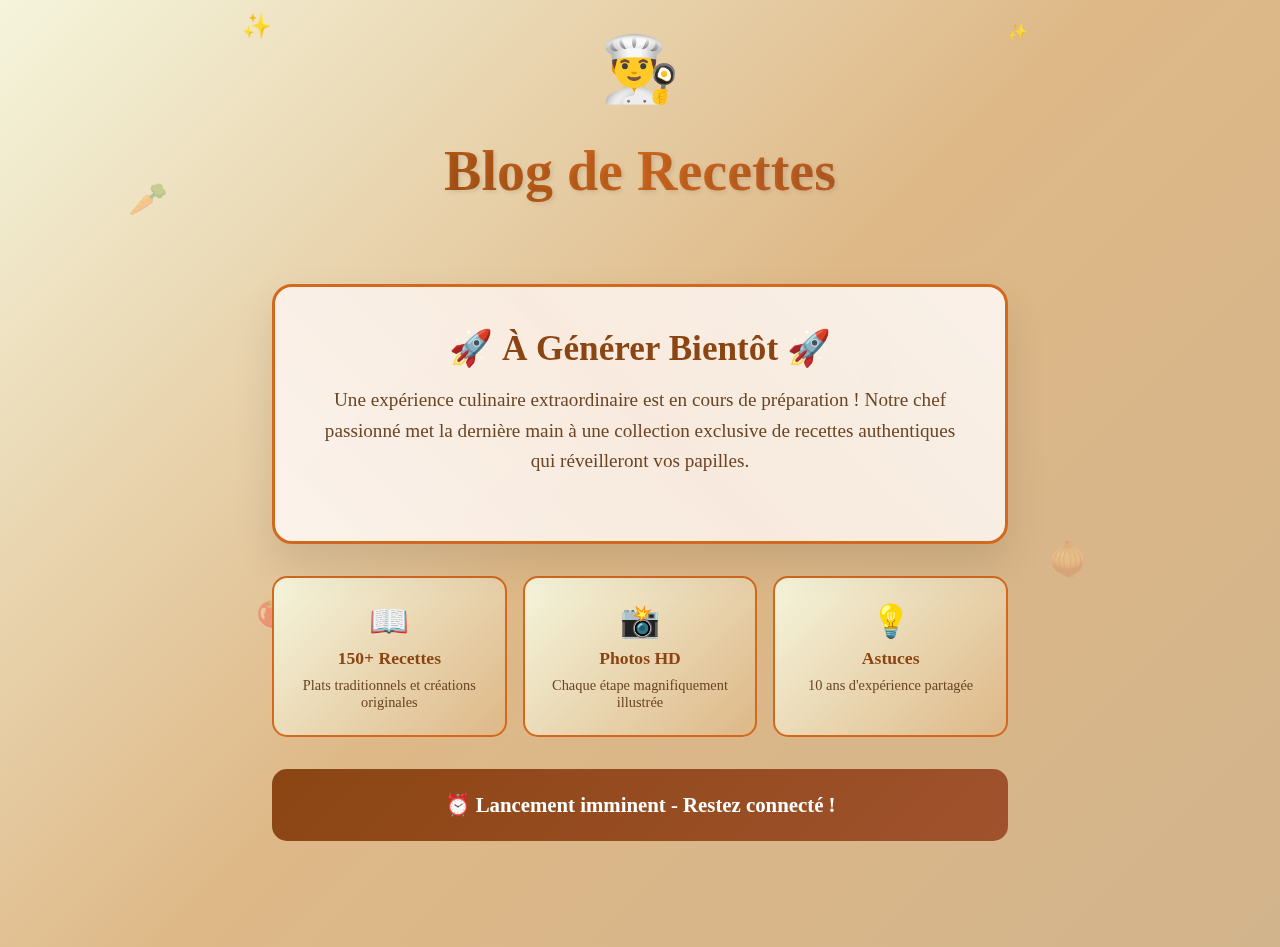
<file: blog-culinaire.html>
<!DOCTYPE html>
<html lang="fr">
<head>
    <meta charset="UTF-8">
    <meta name="viewport" content="width=device-width, initial-scale=1.0">
    <title>Blog de Recettes - À Générer Bientôt</title>
    <link rel="stylesheet" href="blog-culinaire.css">
    
</head>
<body>
    <div class="floating-ingredients ingredient-1">🥕</div>
    <div class="floating-ingredients ingredient-2">🧅</div>
    <div class="floating-ingredients ingredient-3">🍅</div>
    <div class="floating-ingredients ingredient-4">🌿</div>

    <div class="container">
        <div class="cooking-animation">👨‍🍳</div>
        
        <h1 class="main-title">Blog de Recettes</h1>
        <p class="subtitle">L'art culinaire à portée de main</p>
        
        <div class="coming-soon-box">
            <h2 class="coming-soon-text">🚀 À Générer Bientôt 🚀</h2>
            <p class="description">
                Une expérience culinaire extraordinaire est en cours de préparation ! 
                Notre chef passionné met la dernière main à une collection exclusive 
                de recettes authentiques qui réveilleront vos papilles.
            </p>
        </div>

        <div class="features-preview">
            <div class="feature-item">
                <div class="feature-icon">📖</div>
                <div class="feature-title">150+ Recettes</div>
                <div class="feature-desc">Plats traditionnels et créations originales</div>
            </div>
            <div class="feature-item">
                <div class="feature-icon">📸</div>
                <div class="feature-title">Photos HD</div>
                <div class="feature-desc">Chaque étape magnifiquement illustrée</div>
            </div>
            <div class="feature-item">
                <div class="feature-icon">💡</div>
                <div class="feature-title">Astuces</div>
                <div class="feature-desc">10 ans d'expérience partagée</div>
            </div>
        </div>

        <div class="countdown">
            ⏰ Lancement imminent - Restez connecté !
        </div>

        <p class="chef-signature">
            "La cuisine, c'est de l'amour rendu visible." <br>
            - Chef Peinda
        </p>
    </div>
</body>
</html>
</file>
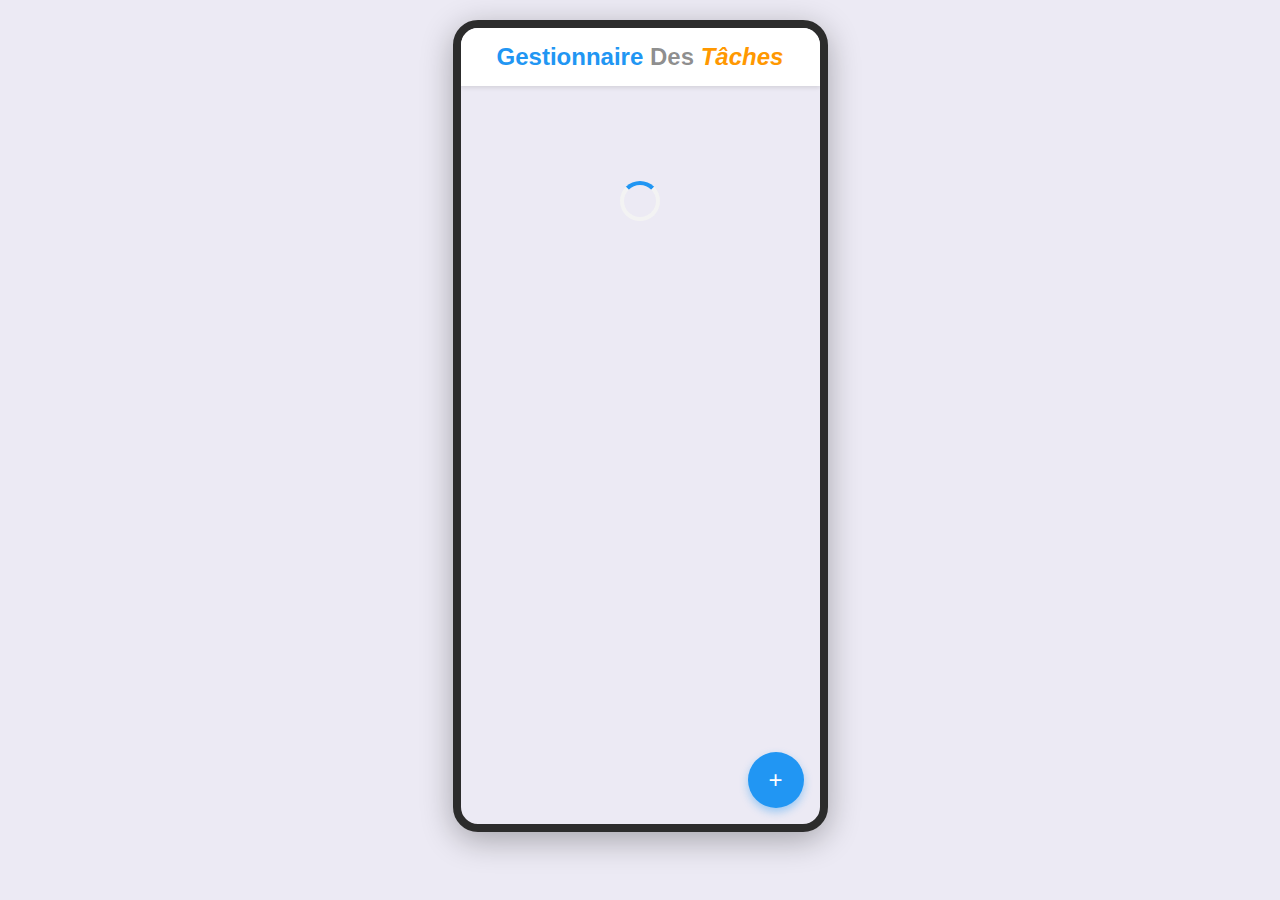
<file: flutter-taches-demo.html>
<!DOCTYPE html>
<html lang="fr">
<head>
    <meta charset="UTF-8">
    <meta name="viewport" content="width=device-width, initial-scale=1.0">
    <title>Gestionnaire Des Tâches - Démo Mobile</title>
    <link rel="stylesheet" href="flutter-taches-demo.css">
    
</head>
<body>
    <div class="phone-container">
        <div class="app-bar">
            <h1>
                <span class="title-gestionnaire">Gestionnaire</span>
                <span class="title-des"> Des </span>
                <span class="title-taches">Tâches</span>
            </h1>
        </div>

        <div class="container">
            <div id="loading" class="loading">
                <div class="spinner"></div>
            </div>

            <div id="tasks-container"></div>

            <div id="empty-state" class="empty-state" style="display: none;">
                <div class="empty-icon">📱</div>
                <h3>Aucune tâche pour le moment</h3>
                <p>Cliquez sur le bouton + pour ajouter votre première tâche</p>
            </div>
        </div>

        <button class="fab" onclick="openModal()">+</button>
    </div>

    <!-- Modal pour ajouter/éditer une tâche -->
    <div id="modal" class="modal">
        <div class="modal-content">
            <form id="task-form">
                <div class="form-group">
                    <input type="text" id="title" class="form-input" placeholder="Titre" required>
                </div>

                <div class="form-group">
                    <textarea id="description" class="form-input form-textarea" placeholder="Description" required></textarea>
                </div>

                <div class="date-row">
                    <button type="button" class="date-btn" id="start-date-btn">
                        Date de début:<br><span id="start-date-display"></span>
                    </button>
                    <button type="button" class="date-btn" id="end-date-btn">
                        Date de fin:<br><span id="end-date-display"></span>
                    </button>
                </div>

                <button type="submit" class="submit-btn" id="submit-btn">Ajouter Tâche</button>
            </form>
        </div>
    </div>

    <!-- Notification -->
    <div id="notification" class="notification"></div>

    <script>
        // Base de données simulée
        let tasks = [];
        let editingTaskId = null;
        let startDate = new Date();
        let endDate = new Date(Date.now() + 24 * 60 * 60 * 1000); // Demain

        // Fonction pour formater la date
        function formatDate(date) {
            return date.toLocaleDateString('fr-FR');
        }

        // Fonction pour calculer le statut
        function getStatus(startDate, endDate) {
            const now = new Date();
            const start = new Date(startDate);
            const end = new Date(endDate);

            if (now < start) {
                return 'Pas Débuté';
            } else if (now > end) {
                return 'Terminé';
            } else {
                return 'En cours';
            }
        }

        // Fonction pour obtenir la classe CSS du statut
        function getStatusClass(status) {
            switch (status) {
                case 'Pas Débuté': return 'status-pas-debute';
                case 'En cours': return 'status-en-cours';
                case 'Terminé': return 'status-termine';
                default: return '';
            }
        }

        // Simuler le chargement initial
        function loadTasks() {
            document.getElementById('loading').style.display = 'flex';
            
            // Ajouter quelques tâches d'exemple
            setTimeout(() => {
                tasks = [
                    {
                        id: 1,
                        title: "Développer l'interface Flutter",
                        description: "Créer une interface moderne et intuitive avec Material Design pour une expérience utilisateur optimale",
                        startDate: new Date(Date.now() - 2 * 24 * 60 * 60 * 1000), // Il y a 2 jours
                        endDate: new Date(Date.now() + 3 * 24 * 60 * 60 * 1000), // Dans 3 jours
                    },
                    {
                        id: 2,
                        title: "Intégrer SQLite Database",
                        description: "Configurer la base de données SQLite pour la persistance locale des tâches avec toutes les opérations CRUD",
                        startDate: new Date(Date.now() + 1 * 24 * 60 * 60 * 1000), // Demain
                        endDate: new Date(Date.now() + 7 * 24 * 60 * 60 * 1000), // Dans 7 jours
                    },
                    {
                        id: 3,
                        title: "Tests et Optimisation",
                        description: "Effectuer des tests complets, corriger les bugs et optimiser les performances de l'application",
                        startDate: new Date(Date.now() - 5 * 24 * 60 * 60 * 1000), // Il y a 5 jours
                        endDate: new Date(Date.now() - 1 * 24 * 60 * 60 * 1000), // Hier
                    }
                ];

                // Calculer le statut pour chaque tâche
                tasks.forEach(task => {
                    task.status = getStatus(task.startDate, task.endDate);
                });

                renderTasks();
                document.getElementById('loading').style.display = 'none';
            }, 1500);
        }

        // Fonction pour afficher les tâches
        function renderTasks() {
            const container = document.getElementById('tasks-container');
            const emptyState = document.getElementById('empty-state');

            if (tasks.length === 0) {
                container.innerHTML = '';
                emptyState.style.display = 'block';
                return;
            }

            emptyState.style.display = 'none';
            
            container.innerHTML = tasks.map(task => `
                <div class="task-card">
                    <div class="task-header">
                        <div class="task-title">${task.title}</div>
                        <div class="task-actions">
                            <button class="action-btn edit-icon" onclick="editTask(${task.id})" title="Modifier"></button>
                            <button class="action-btn delete-icon" onclick="deleteTask(${task.id})" title="Supprimer"></button>
                        </div>
                    </div>
                    <div class="task-description">${task.description}</div>
                    <div class="task-dates">
                        <div class="task-date">Date de début: ${formatDate(task.startDate)}</div>
                        <div class="date-separator"></div>
                        <div class="task-date">Date de fin: ${formatDate(task.endDate)}</div>
                        <div class="task-status ${getStatusClass(task.status)}">Statut: ${task.status}</div>
                    </div>
                </div>
            `).join('');
        }

        // Ouvrir le modal
        function openModal(taskId = null) {
            const modal = document.getElementById('modal');
            const submitBtn = document.getElementById('submit-btn');
            
            editingTaskId = taskId;

            if (taskId) {
                const task = tasks.find(t => t.id === taskId);
                submitBtn.textContent = 'Modifier Tâche';
                document.getElementById('title').value = task.title;
                document.getElementById('description').value = task.description;
                startDate = new Date(task.startDate);
                endDate = new Date(task.endDate);
            } else {
                submitBtn.textContent = 'Ajouter Tâche';
                document.getElementById('title').value = '';
                document.getElementById('description').value = '';
                startDate = new Date();
                endDate = new Date(Date.now() + 24 * 60 * 60 * 1000);
            }

            updateDateDisplays();
            modal.classList.add('show');
        }

        // Fermer le modal
        function closeModal() {
            const modal = document.getElementById('modal');
            modal.classList.remove('show');
            editingTaskId = null;
        }

        // Mettre à jour l'affichage des dates
        function updateDateDisplays() {
            document.getElementById('start-date-display').textContent = formatDate(startDate);
            document.getElementById('end-date-display').textContent = formatDate(endDate);
        }

        // Modifier une tâche
        function editTask(id) {
            openModal(id);
        }

        // Supprimer une tâche
        function deleteTask(id) {
            if (confirm('Êtes-vous sûr de vouloir supprimer cette tâche ?')) {
                tasks = tasks.filter(task => task.id !== id);
                renderTasks();
                showNotification('Tâche supprimée avec succès', 'error');
            }
        }

        // Afficher une notification
        function showNotification(message, type = 'success') {
            const notification = document.getElementById('notification');
            notification.textContent = message;
            notification.className = `notification ${type}`;
            notification.classList.add('show');

            setTimeout(() => {
                notification.classList.remove('show');
            }, 3000);
        }

        // Gestionnaire du formulaire
        document.getElementById('task-form').addEventListener('submit', function(e) {
            e.preventDefault();

            const title = document.getElementById('title').value.trim();
            const description = document.getElementById('description').value.trim();

            if (!title || !description) {
                showNotification('Les champs ne peuvent pas être vides', 'error');
                return;
            }

            const status = getStatus(startDate, endDate);

            if (editingTaskId) {
                // Modifier la tâche existante
                const taskIndex = tasks.findIndex(t => t.id === editingTaskId);
                tasks[taskIndex] = {
                    ...tasks[taskIndex],
                    title,
                    description,
                    startDate: new Date(startDate),
                    endDate: new Date(endDate),
                    status
                };
                showNotification('Tâche modifiée avec succès', 'warning');
            } else {
                // Ajouter une nouvelle tâche
                const newTask = {
                    id: Date.now(), // ID simple pour la démo
                    title,
                    description,
                    startDate: new Date(startDate),
                    endDate: new Date(endDate),
                    status
                };
                tasks.push(newTask);
                showNotification('Tâche ajoutée avec succès', 'success');
            }

            renderTasks();
            closeModal();
        });

        // Gestionnaires des boutons de date
        document.getElementById('start-date-btn').addEventListener('click', function() {
            const input = document.createElement('input');
            input.type = 'date';
            input.value = startDate.toISOString().split('T')[0];
            input.addEventListener('change', function() {
                startDate = new Date(this.value);
                updateDateDisplays();
            });
            input.click();
        });

        document.getElementById('end-date-btn').addEventListener('click', function() {
            const input = document.createElement('input');
            input.type = 'date';
            input.value = endDate.toISOString().split('T')[0];
            input.addEventListener('change', function() {
                endDate = new Date(this.value);
                updateDateDisplays();
            });
            input.click();
        });

        // Fermer le modal en cliquant à l'extérieur
        document.getElementById('modal').addEventListener('click', function(e) {
            if (e.target === this) {
                closeModal();
            }
        });

        // Initialiser l'application
        document.addEventListener('DOMContentLoaded', function() {
            loadTasks();
        });
    </script>
</body>
</html>
</file>
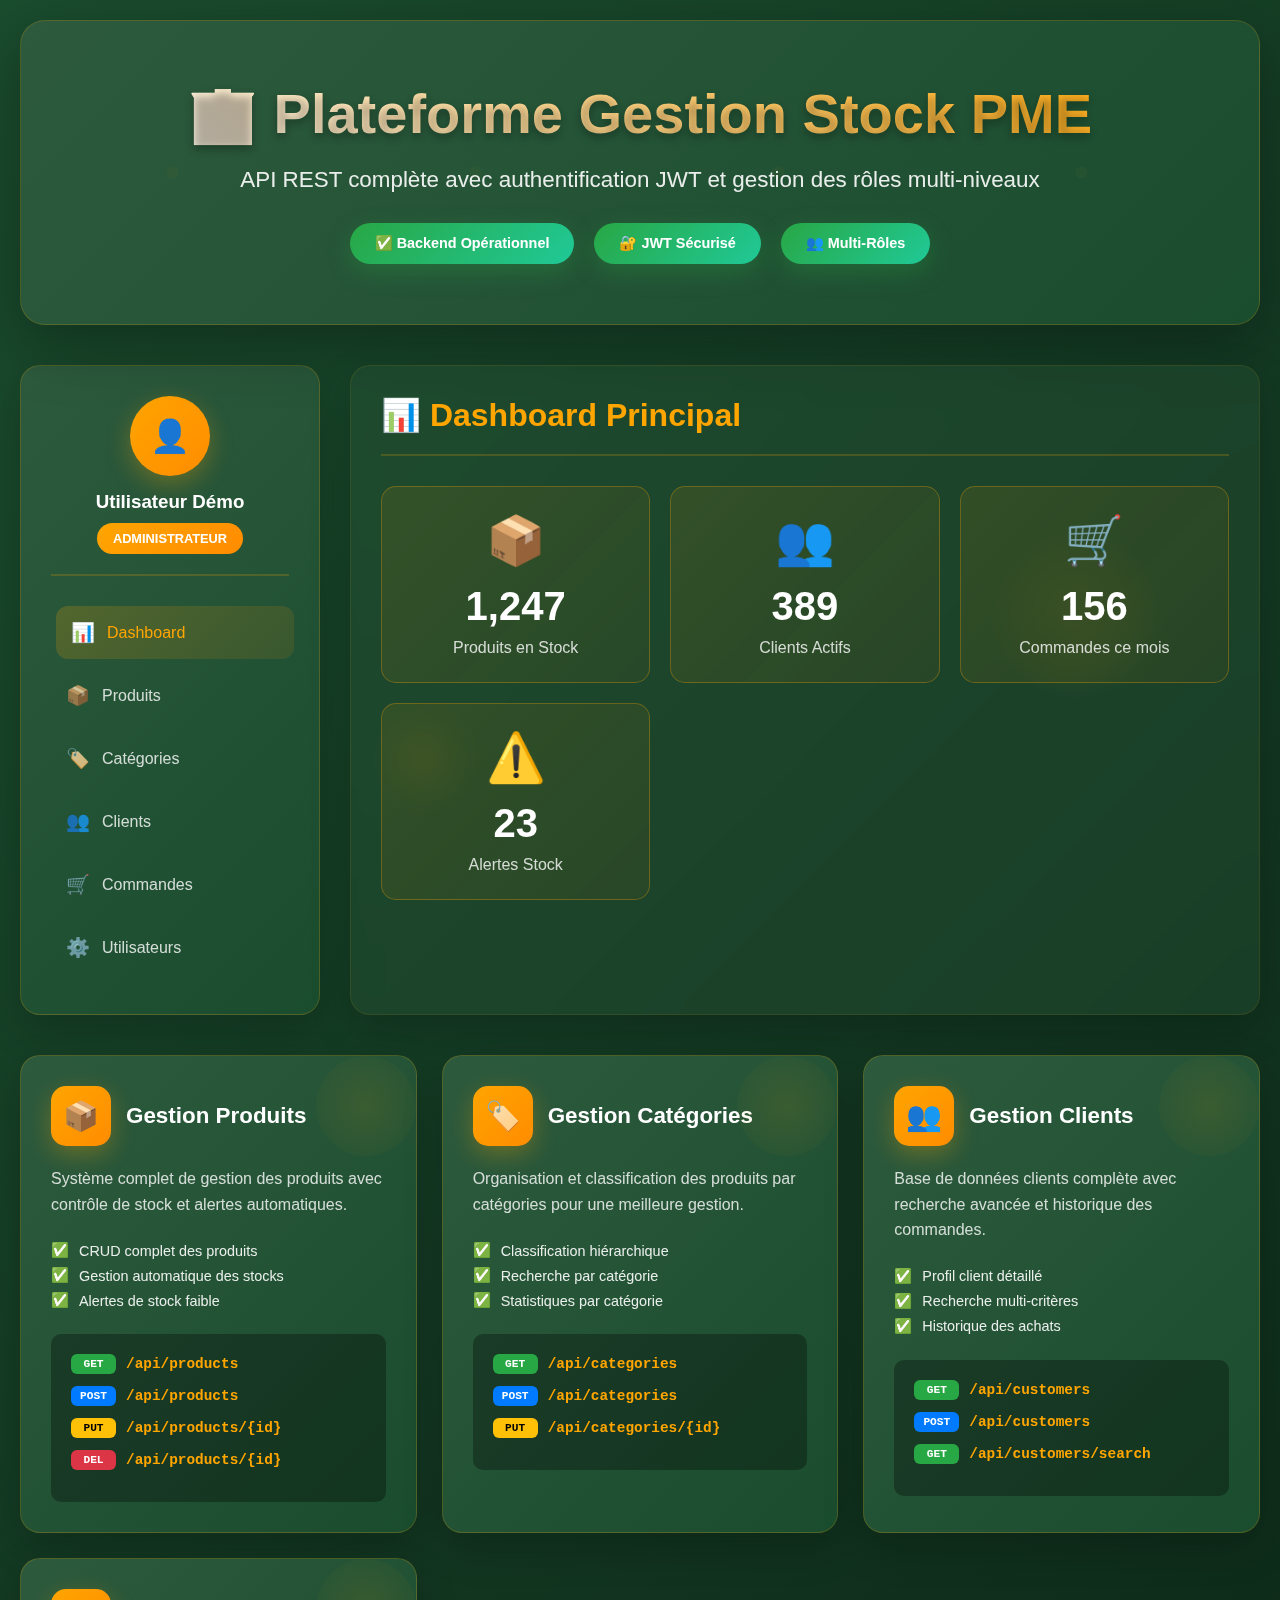
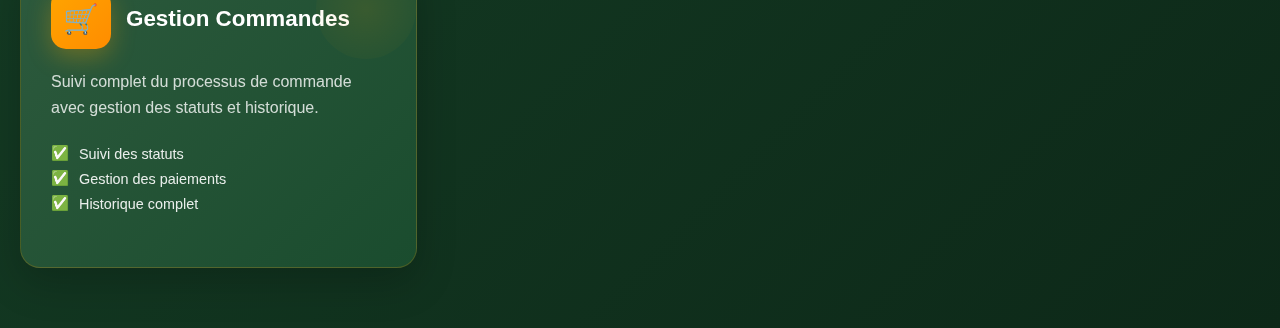
<file: stock-demo.html>
<!DOCTYPE html>
<html lang="fr">
<head>
    <meta charset="UTF-8">
    <meta name="viewport" content="width=device-width, initial-scale=1.0">
    <title>Démo Live - Plateforme Gestion Stock PME</title>
    <link rel="stylesheet" href="stock-demo.css">
</head>
<body>
    <div class="floating-elements">
        <div class="floating-element"></div>
        <div class="floating-element"></div>
        <div class="floating-element"></div>
    </div>

    <div class="container">
        <div class="hero">
            <div class="hero-content">
                <h1>🏢 Plateforme Gestion Stock PME</h1>
                <p>API REST complète avec authentification JWT et gestion des rôles multi-niveaux</p>
                <div class="status-badges">
                    <span class="status-badge">✅ Backend Opérationnel</span>
                    <span class="status-badge">🔐 JWT Sécurisé</span>
                    <span class="status-badge">👥 Multi-Rôles</span>
                </div>
            </div>
        </div>

        <div class="dashboard">
            <div class="sidebar">
                <div class="user-profile">
                    <div class="avatar">👤</div>
                    <h3>Utilisateur Démo</h3>
                    <span class="role-badge">ADMINISTRATEUR</span>
                </div>
                <ul class="nav-menu">
                    <li class="nav-item">
                        <a href="#dashboard" class="nav-link active">
                            <span class="nav-icon">📊</span>
                            Dashboard
                        </a>
                    </li>
                    <li class="nav-item">
                        <a href="#products" class="nav-link">
                            <span class="nav-icon">📦</span>
                            Produits
                        </a>
                    </li>
                    <li class="nav-item">
                        <a href="#categories" class="nav-link">
                            <span class="nav-icon">🏷️</span>
                            Catégories
                        </a>
                    </li>
                    <li class="nav-item">
                        <a href="#customers" class="nav-link">
                            <span class="nav-icon">👥</span>
                            Clients
                        </a>
                    </li>
                    <li class="nav-item">
                        <a href="#orders" class="nav-link">
                            <span class="nav-icon">🛒</span>
                            Commandes
                        </a>
                    </li>
                    <li class="nav-item">
                        <a href="#users" class="nav-link">
                            <span class="nav-icon">⚙️</span>
                            Utilisateurs
                        </a>
                    </li>
                </ul>
            </div>

            <div class="main-content">
                <div class="content-header">
                    <h2 class="content-title">📊 Dashboard Principal</h2>
                </div>

                <div class="stats-grid">
                    <div class="stat-card">
                        <div class="stat-icon">📦</div>
                        <div class="stat-number">1,247</div>
                        <div class="stat-label">Produits en Stock</div>
                    </div>
                    <div class="stat-card">
                        <div class="stat-icon">👥</div>
                        <div class="stat-number">389</div>
                        <div class="stat-label">Clients Actifs</div>
                    </div>
                    <div class="stat-card">
                        <div class="stat-icon">🛒</div>
                        <div class="stat-number">156</div>
                        <div class="stat-label">Commandes ce mois</div>
                    </div>
                    <div class="stat-card">
                        <div class="stat-icon">⚠️</div>
                        <div class="stat-number">23</div>
                        <div class="stat-label">Alertes Stock</div>
                    </div>
                </div>
            </div>
        </div>

        <div class="modules-grid">
            <div class="module-card">
                <div class="module-header">
                    <div class="module-icon">📦</div>
                    <div class="module-title">Gestion Produits</div>
                </div>
                <div class="module-description">
                    Système complet de gestion des produits avec contrôle de stock et alertes automatiques.
                </div>
                <ul class="feature-list">
                    <li class="feature-item">
                        <span class="feature-check">✅</span>
                        CRUD complet des produits
                    </li>
                    <li class="feature-item">
                        <span class="feature-check">✅</span>
                        Gestion automatique des stocks
                    </li>
                    <li class="feature-item">
                        <span class="feature-check">✅</span>
                        Alertes de stock faible
                    </li>
                </ul>
                <div class="api-endpoints">
                    <div class="endpoint">
                        <span class="method-badge get">GET</span>
                        <span class="endpoint-url">/api/products</span>
                    </div>
                    <div class="endpoint">
                        <span class="method-badge post">POST</span>
                        <span class="endpoint-url">/api/products</span>
                    </div>
                    <div class="endpoint">
                        <span class="method-badge put">PUT</span>
                        <span class="endpoint-url">/api/products/{id}</span>
                    </div>
                    <div class="endpoint">
                        <span class="method-badge delete">DEL</span>
                        <span class="endpoint-url">/api/products/{id}</span>
                    </div>
                </div>
            </div>

            <div class="module-card">
                <div class="module-header">
                    <div class="module-icon">🏷️</div>
                    <div class="module-title">Gestion Catégories</div>
                </div>
                <div class="module-description">
                    Organisation et classification des produits par catégories pour une meilleure gestion.
                </div>
                <ul class="feature-list">
                    <li class="feature-item">
                        <span class="feature-check">✅</span>
                        Classification hiérarchique
                    </li>
                    <li class="feature-item">
                        <span class="feature-check">✅</span>
                        Recherche par catégorie
                    </li>
                    <li class="feature-item">
                        <span class="feature-check">✅</span>
                        Statistiques par catégorie
                    </li>
                </ul>
                <div class="api-endpoints">
                    <div class="endpoint">
                        <span class="method-badge get">GET</span>
                        <span class="endpoint-url">/api/categories</span>
                    </div>
                    <div class="endpoint">
                        <span class="method-badge post">POST</span>
                        <span class="endpoint-url">/api/categories</span>
                    </div>
                    <div class="endpoint">
                        <span class="method-badge put">PUT</span>
                        <span class="endpoint-url">/api/categories/{id}</span>
                    </div>
                </div>
            </div>

            <div class="module-card">
                <div class="module-header">
                    <div class="module-icon">👥</div>
                    <div class="module-title">Gestion Clients</div>
                </div>
                <div class="module-description">
                    Base de données clients complète avec recherche avancée et historique des commandes.
                </div>
                <ul class="feature-list">
                    <li class="feature-item">
                        <span class="feature-check">✅</span>
                        Profil client détaillé
                    </li>
                    <li class="feature-item">
                        <span class="feature-check">✅</span>
                        Recherche multi-critères
                    </li>
                    <li class="feature-item">
                        <span class="feature-check">✅</span>
                        Historique des achats
                    </li>
                </ul>
                <div class="api-endpoints">
                    <div class="endpoint">
                        <span class="method-badge get">GET</span>
                        <span class="endpoint-url">/api/customers</span>
                    </div>
                    <div class="endpoint">
                        <span class="method-badge post">POST</span>
                        <span class="endpoint-url">/api/customers</span>
                    </div>
                    <div class="endpoint">
                        <span class="method-badge get">GET</span>
                        <span class="endpoint-url">/api/customers/search</span>
                    </div>
                </div>
            </div>

            <div class="module-card">
                <div class="module-header">
                    <div class="module-icon">🛒</div>
                    <div class="module-title">Gestion Commandes</div>
                </div>
                <div class="module-description">
                    Suivi complet du processus de commande avec gestion des statuts et historique.
                </div>
                <ul class="feature-list">
                    <li class="feature-item">
                        <span class="feature-check">✅</span>
                        Suivi des statuts
                    </li>
                    <li class="feature-item">
                        <span class="feature-check">✅</span>
                        Gestion des paiements
                    </li>
                    <li class="feature-item">
                        <span class="feature-check">✅</span>
                        Historique complet
                    </li>
                </ul>
</file>
<file: blog-culinaire.css>
* {
            margin: 0;
            padding: 0;
            box-sizing: border-box;
        }

        body {
            font-family: 'Georgia', serif;
            background: linear-gradient(135deg, #f5f5dc 0%, #deb887 50%, #d2b48c 100%);
            min-height: 100vh;
            display: flex;
            align-items: center;
            justify-content: center;
            overflow-x: hidden;
        }

        .container {
            max-width: 800px;
            padding: 2rem;
            text-align: center;
            position: relative;
        }

        .cooking-animation {
            font-size: 4rem;
            margin-bottom: 2rem;
            animation: cookingBounce 2s ease-in-out infinite;
            position: relative;
        }

        .cooking-animation::before {
            content: '✨';
            position: absolute;
            top: -20px;
            left: -30px;
            font-size: 1.5rem;
            animation: sparkle1 3s ease-in-out infinite;
        }

        .cooking-animation::after {
            content: '✨';
            position: absolute;
            top: -10px;
            right: -20px;
            font-size: 1rem;
            animation: sparkle2 2.5s ease-in-out infinite 0.5s;
        }

        @keyframes cookingBounce {
            0%, 20%, 50%, 80%, 100% { transform: translateY(0) rotate(0deg); }
            40% { transform: translateY(-20px) rotate(-5deg); }
            60% { transform: translateY(-10px) rotate(5deg); }
        }

        @keyframes sparkle1 {
            0%, 100% { opacity: 0; transform: scale(0.5) rotate(0deg); }
            50% { opacity: 1; transform: scale(1.2) rotate(180deg); }
        }

        @keyframes sparkle2 {
            0%, 100% { opacity: 0; transform: scale(0.3) rotate(0deg); }
            50% { opacity: 1; transform: scale(1) rotate(-180deg); }
        }

        .main-title {
            font-size: 3.5rem;
            color: #8b4513;
            margin-bottom: 1rem;
            text-shadow: 2px 2px 4px rgba(0,0,0,0.1);
            font-weight: bold;
            background: linear-gradient(45deg, #8b4513, #d2691e, #a0522d);
            -webkit-background-clip: text;
            -webkit-text-fill-color: transparent;
            background-clip: text;
            animation: titleGlow 3s ease-in-out infinite;
        }

        @keyframes titleGlow {
            0%, 100% { filter: brightness(1); }
            50% { filter: brightness(1.2); }
        }

        .subtitle {
            font-size: 1.8rem;
            color: #a0522d;
            margin-bottom: 2rem;
            font-style: italic;
            opacity: 0;
            animation: fadeInUp 1s ease-out 0.5s forwards;
        }

        @keyframes fadeInUp {
            from {
                opacity: 0;
                transform: translateY(20px);
            }
            to {
                opacity: 1;
                transform: translateY(0);
            }
        }

        .coming-soon-box {
            background: rgba(255, 255, 255, 0.9);
            backdrop-filter: blur(10px);
            border: 3px solid #d2691e;
            border-radius: 20px;
            padding: 2.5rem;
            margin: 2rem 0;
            box-shadow: 0 20px 40px rgba(0,0,0,0.1);
            position: relative;
            overflow: hidden;
            animation: pulseGlow 4s ease-in-out infinite;
        }

        @keyframes pulseGlow {
            0%, 100% { box-shadow: 0 20px 40px rgba(0,0,0,0.1), 0 0 0 rgba(210, 105, 30, 0); }
            50% { box-shadow: 0 25px 50px rgba(0,0,0,0.15), 0 0 30px rgba(210, 105, 30, 0.3); }
        }

        .coming-soon-box::before {
            content: '';
            position: absolute;
            top: -50%;
            left: -50%;
            width: 200%;
            height: 200%;
            background: linear-gradient(45deg, transparent, rgba(210, 105, 30, 0.1), transparent);
            animation: shimmer 3s linear infinite;
        }

        @keyframes shimmer {
            0% { transform: translateX(-100%) translateY(-100%) rotate(45deg); }
            100% { transform: translateX(100%) translateY(100%) rotate(45deg); }
        }

        .coming-soon-text {
            font-size: 2.2rem;
            color: #8b4513;
            font-weight: bold;
            margin-bottom: 1rem;
            position: relative;
            z-index: 2;
        }

        .description {
            font-size: 1.2rem;
            color: #6b4423;
            line-height: 1.6;
            margin-bottom: 1.5rem;
            position: relative;
            z-index: 2;
        }

        .features-preview {
            display: grid;
            grid-template-columns: repeat(auto-fit, minmax(200px, 1fr));
            gap: 1rem;
            margin: 2rem 0;
        }

        .feature-item {
            background: linear-gradient(135deg, #f5f5dc, #deb887);
            padding: 1.5rem;
            border-radius: 15px;
            border: 2px solid #d2691e;
            transition: all 0.3s ease;
            animation: featureFloat 6s ease-in-out infinite;
        }

        .feature-item:nth-child(1) { animation-delay: 0s; }
        .feature-item:nth-child(2) { animation-delay: 2s; }
        .feature-item:nth-child(3) { animation-delay: 4s; }

        @keyframes featureFloat {
            0%, 100% { transform: translateY(0px); }
            50% { transform: translateY(-10px); }
        }

        .feature-item:hover {
            transform: translateY(-5px) scale(1.05);
            box-shadow: 0 15px 30px rgba(0,0,0,0.2);
        }

        .feature-icon {
            font-size: 2rem;
            margin-bottom: 0.5rem;
        }

        .feature-title {
            font-size: 1.1rem;
            color: #8b4513;
            font-weight: bold;
            margin-bottom: 0.5rem;
        }

        .feature-desc {
            font-size: 0.9rem;
            color: #6b4423;
        }

        .countdown {
            background: linear-gradient(135deg, #8b4513, #a0522d);
            color: white;
            padding: 1.5rem;
            border-radius: 15px;
            margin: 2rem 0;
            font-size: 1.3rem;
            font-weight: bold;
            position: relative;
            overflow: hidden;
        }

        .countdown::before {
            content: '';
            position: absolute;
            top: 0;
            left: -100%;
            width: 100%;
            height: 100%;
            background: linear-gradient(90deg, transparent, rgba(255,255,255,0.2), transparent);
            animation: countdownShine 2s ease-in-out infinite;
        }

        @keyframes countdownShine {
            0% { left: -100%; }
            100% { left: 100%; }
        }

        .chef-signature {
            font-style: italic;
            color: #a0522d;
            margin-top: 2rem;
            font-size: 1.1rem;
            opacity: 0;
            animation: fadeIn 1s ease-out 2s forwards;
        }

        @keyframes fadeIn {
            from { opacity: 0; }
            to { opacity: 1; }
        }

        .floating-ingredients {
            position: fixed;
            font-size: 2rem;
            z-index: -1;
            animation: float 20s linear infinite;
            opacity: 0.3;
        }

        .ingredient-1 { top: 20%; left: 10%; animation-delay: 0s; }
        .ingredient-2 { top: 60%; right: 15%; animation-delay: 5s; }
        .ingredient-3 { bottom: 30%; left: 20%; animation-delay: 10s; }
        .ingredient-4 { top: 40%; right: 30%; animation-delay: 15s; }

        @keyframes float {
            0%, 100% { transform: translateY(0px) rotate(0deg); }
            25% { transform: translateY(-20px) rotate(90deg); }
            50% { transform: translateY(0px) rotate(180deg); }
            75% { transform: translateY(-10px) rotate(270deg); }
        }

        @media (max-width: 768px) {
            .main-title { font-size: 2.5rem; }
            .subtitle { font-size: 1.4rem; }
            .coming-soon-text { font-size: 1.8rem; }
            .features-preview { grid-template-columns: 1fr; }
            .container { padding: 1rem; }
        }
</file>
<file: flutter-taches-demo.css>
* {
            margin: 0;
            padding: 0;
            box-sizing: border-box;
        }

        body {
            font-family: 'Roboto', -apple-system, BlinkMacSystemFont, sans-serif;
            background-color: #ECEAF4;
            min-height: 100vh;
            display: flex;
            justify-content: center;
            align-items: flex-start;
            padding: 20px;
        }

        /* Container principal - Simule un téléphone */
        .phone-container {
            width: 375px;
            height: 812px;
            background: #ECEAF4;
            border-radius: 25px;
            box-shadow: 0 8px 32px rgba(0,0,0,0.3);
            overflow: hidden;
            position: relative;
            border: 8px solid #2c2c2c;
        }

        /* AppBar */
        .app-bar {
            background: white;
            padding: 15px 20px;
            box-shadow: 0 2px 4px rgba(0,0,0,0.1);
        }

        .app-bar h1 {
            text-align: center;
            font-size: 24px;
            font-weight: bold;
            margin: 0;
        }

        .title-gestionnaire { 
            color: #2196F3; 
        }
        .title-des { 
            color: rgba(0,0,0,0.45); 
        }
        .title-taches { 
            color: #FF9800; 
            font-style: italic; 
        }

        /* Container principal */
        .container {
            height: calc(100% - 70px);
            overflow-y: auto;
            padding: 15px;
        }

        /* Loading */
        .loading {
            display: flex;
            justify-content: center;
            align-items: center;
            height: 200px;
        }

        .spinner {
            width: 40px;
            height: 40px;
            border: 4px solid #f3f3f3;
            border-top: 4px solid #2196F3;
            border-radius: 50%;
            animation: spin 1s linear infinite;
        }

        @keyframes spin {
            0% { transform: rotate(0deg); }
            100% { transform: rotate(360deg); }
        }

        /* Cards des tâches */
        .task-card {
            background: white;
            border-radius: 8px;
            margin: 15px 0;
            padding: 16px;
            box-shadow: 0 1px 3px rgba(0,0,0,0.12), 0 1px 2px rgba(0,0,0,0.24);
            position: relative;
        }

        .task-header {
            display: flex;
            justify-content: space-between;
            align-items: flex-start;
            margin-bottom: 8px;
        }

        .task-title {
            font-size: 20px;
            font-weight: bold;
            color: #2196F3;
            flex: 1;
            margin-right: 10px;
        }

        .task-actions {
            display: flex;
            gap: 4px;
        }

        .action-btn {
            background: none;
            border: none;
            padding: 8px;
            border-radius: 50%;
            cursor: pointer;
            color: #FF9800;
            width: 40px;
            height: 40px;
            display: flex;
            align-items: center;
            justify-content: center;
            transition: background 0.3s ease;
        }

        .action-btn:hover {
            background: rgba(255, 152, 0, 0.1);
        }

        .task-description {
            color: rgba(0,0,0,0.54);
            font-size: 15px;
            font-weight: bold;
            font-style: italic;
            margin-bottom: 12px;
            line-height: 1.4;
        }

        .task-dates {
            margin-bottom: 8px;
        }

        .task-date {
            color: #455A64;
            font-style: italic;
            margin: 5px 0;
            font-size: 14px;
        }

        .date-separator {
            height: 1px;
            background: #455A64;
            margin: 5px 0;
        }

        .task-status {
            font-weight: bold;
            font-style: italic;
            margin-top: 5px;
            font-size: 14px;
        }

        .status-pas-debute { color: #2196F3; }
        .status-en-cours { color: #4CAF50; }
        .status-termine { color: #f44336; }

        /* Floating Action Button */
        .fab {
            position: absolute;
            bottom: 16px;
            right: 16px;
            width: 56px;
            height: 56px;
            border-radius: 50%;
            background: #2196F3;
            color: white;
            border: none;
            box-shadow: 0 4px 8px rgba(33, 150, 243, 0.4);
            cursor: pointer;
            display: flex;
            align-items: center;
            justify-content: center;
            font-size: 24px;
            transition: all 0.3s ease;
            z-index: 1000;
        }

        .fab:hover {
            transform: scale(1.1);
            box-shadow: 0 6px 12px rgba(33, 150, 243, 0.6);
        }

        /* Modal */
        .modal {
            display: none;
            position: fixed;
            z-index: 2000;
            left: 0;
            top: 0;
            width: 100%;
            height: 100%;
            background-color: rgba(0,0,0,0.5);
        }

        .modal.show {
            display: flex;
            align-items: flex-end;
            justify-content: center;
        }

        .modal-content {
            background: white;
            width: 100%;
            max-width: 400px;
            border-radius: 20px 20px 0 0;
            padding: 30px 15px 50px 15px;
            transform: translateY(100%);
            animation: slideUp 0.3s ease forwards;
            max-height: 80vh;
            overflow-y: auto;
        }

        @keyframes slideUp {
            to { transform: translateY(0); }
        }

        .form-group {
            margin-bottom: 10px;
        }

        .form-input {
            width: 100%;
            padding: 12px;
            border: 2px solid #ddd;
            border-radius: 4px;
            font-size: 16px;
            font-family: inherit;
        }

        .form-input:focus {
            outline: none;
            border-color: #2196F3;
        }

        .form-textarea {
            resize: vertical;
            min-height: 100px;
        }

        .date-row {
            display: flex;
            justify-content: space-between;
            gap: 10px;
            margin: 10px 0 20px 0;
        }

        .date-btn {
            background: #f5f5f5;
            border: none;
            padding: 12px;
            border-radius: 4px;
            cursor: pointer;
            font-size: 12px;
            flex: 1;
            text-align: center;
            color: #2196F3;
        }

        .date-btn:hover {
            background: #e3f2fd;
        }

        .submit-btn {
            width: 100%;
            background: #2196F3;
            color: white;
            border: none;
            padding: 18px;
            border-radius: 4px;
            font-size: 18px;
            font-weight: 500;
            cursor: pointer;
            margin-top: 20px;
        }

        .submit-btn:hover {
            background: #1976D2;
        }

        /* Notification */
        .notification {
            position: fixed;
            top: 20px;
            left: 50%;
            transform: translateX(-50%) translateY(-100px);
            padding: 12px 24px;
            border-radius: 4px;
            color: white;
            font-weight: 500;
            transition: all 0.3s ease;
            z-index: 3000;
            max-width: 350px;
            text-align: center;
        }

        .notification.show {
            transform: translateX(-50%) translateY(0);
        }

        .notification.success {
            background: #4CAF50;
        }

        .notification.error {
            background: #f44336;
        }

        .notification.warning {
            background: #9C27B0;
        }

        /* Empty state */
        .empty-state {
            text-align: center;
            padding: 3rem 2rem;
            color: #666;
        }

        .empty-icon {
            font-size: 4rem;
            margin-bottom: 1rem;
            opacity: 0.5;
        }

        /* Scrollbar personnalisé */
        .container::-webkit-scrollbar {
            width: 6px;
        }

        .container::-webkit-scrollbar-track {
            background: #f1f1f1;
        }

        .container::-webkit-scrollbar-thumb {
            background: #c1c1c1;
            border-radius: 3px;
        }

        .container::-webkit-scrollbar-thumb:hover {
            background: #a8a8a8;
        }

        /* Icons */
        .edit-icon::before { content: "✏️"; }
        .delete-icon::before { content: "🗑️"; }

        /* Responsive pour écrans plus petits */
        @media (max-width: 400px) {
            .phone-container {
                width: 100%;
                height: 100vh;
                border-radius: 0;
                border: none;
            }
        }
</file>
<file: stock-demo.css>
* {
            margin: 0;
            padding: 0;
            box-sizing: border-box;
        }

        body {
            font-family: 'Inter', -apple-system, BlinkMacSystemFont, 'Segoe UI', Roboto, sans-serif;
            background: linear-gradient(135deg, #1a4c2e 0%, #0d2818 100%);
            min-height: 100vh;
            color: #ffffff;
            overflow-x: hidden;
        }

        .container {
            max-width: 1400px;
            margin: 0 auto;
            padding: 20px;
        }

        .hero {
            background: linear-gradient(135deg, #2d5a3d 0%, #1a4c2e 100%);
            border-radius: 25px;
            padding: 60px 40px;
            text-align: center;
            margin-bottom: 40px;
            box-shadow: 0 20px 60px rgba(0,0,0,0.3);
            border: 1px solid rgba(255,165,0,0.2);
            position: relative;
            overflow: hidden;
        }

        .hero::before {
            content: '';
            position: absolute;
            top: 0;
            left: 0;
            right: 0;
            bottom: 0;
            background: url('data:image/svg+xml,<svg xmlns="http://www.w3.org/2000/svg" viewBox="0 0 100 100"><circle cx="50" cy="50" r="2" fill="rgba(255,165,0,0.1)"/></svg>') repeat;
            opacity: 0.3;
        }

        .hero-content {
            position: relative;
            z-index: 2;
        }

        .hero h1 {
            font-size: 3.5rem;
            font-weight: 800;
            margin-bottom: 20px;
            background: linear-gradient(45deg, #ffffff, #ffa500);
            background-clip: text;
            -webkit-background-clip: text;
            -webkit-text-fill-color: transparent;
            color: transparent;
            text-shadow: 0 4px 8px rgba(0,0,0,0.3);
        }

        .hero p {
            font-size: 1.4rem;
            opacity: 0.9;
            margin-bottom: 30px;
            max-width: 800px;
            margin-left: auto;
            margin-right: auto;
        }

        .status-badges {
            display: flex;
            justify-content: center;
            gap: 20px;
            flex-wrap: wrap;
        }

        .status-badge {
            background: linear-gradient(135deg, #28a745, #20c997);
            color: white;
            padding: 12px 25px;
            border-radius: 50px;
            font-size: 0.9rem;
            font-weight: 700;
            box-shadow: 0 8px 25px rgba(40,167,69,0.3);
            animation: pulse 2s infinite;
        }

        .dashboard {
            display: grid;
            grid-template-columns: 300px 1fr;
            gap: 30px;
            margin-bottom: 40px;
        }

        .sidebar {
            background: linear-gradient(135deg, #2d5a3d, #1a4c2e);
            border-radius: 20px;
            padding: 30px;
            box-shadow: 0 15px 40px rgba(0,0,0,0.2);
            border: 1px solid rgba(255,165,0,0.2);
            height: fit-content;
        }

        .user-profile {
            text-align: center;
            margin-bottom: 30px;
            padding-bottom: 20px;
            border-bottom: 2px solid rgba(255,165,0,0.2);
        }

        .avatar {
            width: 80px;
            height: 80px;
            background: linear-gradient(135deg, #ffa500, #ff8c00);
            border-radius: 50%;
            display: flex;
            align-items: center;
            justify-content: center;
            font-size: 2rem;
            margin: 0 auto 15px;
            box-shadow: 0 8px 25px rgba(255,165,0,0.3);
        }

        .role-badge {
            background: linear-gradient(135deg, #ffa500, #ff8c00);
            color: white;
            padding: 8px 16px;
            border-radius: 20px;
            font-size: 0.8rem;
            font-weight: 700;
            margin-top: 10px;
            display: inline-block;
        }

        .nav-menu {
            list-style: none;
        }

        .nav-item {
            margin-bottom: 10px;
        }

        .nav-link {
            display: flex;
            align-items: center;
            gap: 12px;
            padding: 15px;
            color: rgba(255,255,255,0.8);
            text-decoration: none;
            border-radius: 12px;
            transition: all 0.3s ease;
            font-weight: 500;
        }

        .nav-link:hover, .nav-link.active {
            background: linear-gradient(135deg, rgba(255,165,0,0.2), rgba(255,140,0,0.1));
            color: #ffa500;
            transform: translateX(5px);
        }

        .nav-icon {
            font-size: 1.2rem;
        }

        .main-content {
            background: rgba(45,90,61,0.3);
            border-radius: 20px;
            padding: 30px;
            box-shadow: 0 15px 40px rgba(0,0,0,0.2);
            border: 1px solid rgba(255,165,0,0.1);
            backdrop-filter: blur(10px);
        }

        .content-header {
            display: flex;
            justify-content: between;
            align-items: center;
            margin-bottom: 30px;
            padding-bottom: 20px;
            border-bottom: 2px solid rgba(255,165,0,0.2);
        }

        .content-title {
            font-size: 2rem;
            font-weight: 700;
            color: #ffa500;
        }

        .stats-grid {
            display: grid;
            grid-template-columns: repeat(auto-fit, minmax(250px, 1fr));
            gap: 20px;
            margin-bottom: 40px;
        }

        .stat-card {
            background: linear-gradient(135deg, rgba(255,165,0,0.1), rgba(255,140,0,0.05));
            border: 1px solid rgba(255,165,0,0.3);
            border-radius: 15px;
            padding: 25px;
            text-align: center;
            transition: all 0.3s ease;
            position: relative;
            overflow: hidden;
        }

        .stat-card::before {
            content: '';
            position: absolute;
            top: 0;
            left: -100%;
            width: 100%;
            height: 100%;
            background: linear-gradient(90deg, transparent, rgba(255,165,0,0.1), transparent);
            transition: left 0.5s;
        }

        .stat-card:hover::before {
            left: 100%;
        }

        .stat-card:hover {
            transform: translateY(-10px);
            box-shadow: 0 20px 40px rgba(255,165,0,0.2);
        }

        .stat-icon {
            font-size: 3rem;
            margin-bottom: 15px;
            color: #ffa500;
        }

        .stat-number {
            font-size: 2.5rem;
            font-weight: 800;
            color: white;
            margin-bottom: 10px;
        }

        .stat-label {
            color: rgba(255,255,255,0.8);
            font-weight: 500;
        }

        .modules-grid {
            display: grid;
            grid-template-columns: repeat(auto-fit, minmax(350px, 1fr));
            gap: 25px;
            margin-bottom: 40px;
        }

        .module-card {
            background: linear-gradient(135deg, #2d5a3d, #1a4c2e);
            border-radius: 20px;
            padding: 30px;
            border: 1px solid rgba(255,165,0,0.2);
            box-shadow: 0 15px 40px rgba(0,0,0,0.2);
            transition: all 0.4s ease;
            position: relative;
            overflow: hidden;
        }

        .module-card::after {
            content: '';
            position: absolute;
            top: 0;
            right: 0;
            width: 100px;
            height: 100px;
            background: radial-gradient(circle, rgba(255,165,0,0.1), transparent);
            border-radius: 50%;
        }

        .module-card:hover {
            transform: scale(1.03);
            box-shadow: 0 25px 60px rgba(255,165,0,0.15);
        }

        .module-header {
            display: flex;
            align-items: center;
            gap: 15px;
            margin-bottom: 20px;
        }

        .module-icon {
            width: 60px;
            height: 60px;
            background: linear-gradient(135deg, #ffa500, #ff8c00);
            border-radius: 15px;
            display: flex;
            align-items: center;
            justify-content: center;
            font-size: 1.8rem;
            color: white;
            box-shadow: 0 8px 25px rgba(255,165,0,0.3);
        }

        .module-title {
            font-size: 1.4rem;
            font-weight: 700;
            color: white;
        }

        .module-description {
            color: rgba(255,255,255,0.8);
            margin-bottom: 25px;
            line-height: 1.6;
        }

        .feature-list {
            list-style: none;
            margin-bottom: 25px;
        }

        .feature-item {
            display: flex;
            align-items: center;
            gap: 10px;
            margin-bottom: 8px;
            color: rgba(255,255,255,0.9);
            font-size: 0.9rem;
        }

        .feature-check {
            color: #28a745;
            font-weight: bold;
        }

        .api-endpoints {
            background: rgba(0,0,0,0.3);
            border-radius: 10px;
            padding: 20px;
            margin-top: 20px;
        }

        .endpoint {
            display: flex;
            align-items: center;
            gap: 10px;
            margin-bottom: 12px;
            font-family: 'Courier New', monospace;
            font-size: 0.9rem;
        }

        .method-badge {
            padding: 4px 8px;
            border-radius: 6px;
            font-size: 0.7rem;
            font-weight: bold;
            min-width: 45px;
            text-align: center;
        }

        .get { background: #28a745; color: white; }
        .post { background: #007bff; color: white; }
        .put { background: #ffc107; color: black; }
        .delete { background: #dc3545; color: white; }

        .endpoint-url {
            color: #ffa500;
            font-weight: 600;
        }

        .auth-section {
            background: linear-gradient(135deg, #2d5a3d, #1a4c2e);
            border-radius: 20px;
            padding: 40px;
            margin: 40px 0;
            border: 1px solid rgba(255,165,0,0.2);
            box-shadow: 0 15px 40px rgba(0,0,0,0.2);
        }

        .auth-title {
            font-size: 2rem;
            font-weight: 700;
            color: #ffa500;
            text-align: center;
            margin-bottom: 30px;
        }

        .roles-grid {
            display: grid;
            grid-template-columns: repeat(auto-fit, minmax(300px, 1fr));
            gap: 25px;
        }

        .role-card {
            background: linear-gradient(135deg, rgba(255,165,0,0.1), rgba(255,140,0,0.05));
            border: 2px solid rgba(255,165,0,0.3);
            border-radius: 15px;
            padding: 25px;
            text-align: center;
            transition: all 0.3s ease;
        }

        .role-card:hover {
            transform: translateY(-5px);
            border-color: #ffa500;
            box-shadow: 0 15px 40px rgba(255,165,0,0.2);
        }

        .role-icon {
            font-size: 3rem;
            margin-bottom: 15px;
            color: #ffa500;
        }

        .role-name {
            font-size: 1.3rem;
            font-weight: 700;
            color: white;
            margin-bottom: 15px;
        }

        .permissions {
            list-style: none;
            text-align: left;
        }

        .permission {
            display: flex;
            align-items: center;
            gap: 8px;
            margin-bottom: 8px;
            color: rgba(255,255,255,0.9);
            font-size: 0.9rem;
        }

        .demo-accounts {
            background: linear-gradient(135deg, rgba(40,167,69,0.1), rgba(32,201,151,0.05));
            border: 1px solid rgba(40,167,69,0.3);
            border-radius: 15px;
            padding: 30px;
            margin: 40px 0;
        }

        .accounts-grid {
            display: grid;
            grid-template-columns: repeat(auto-fit, minmax(250px, 1fr));
            gap: 20px;
        }

        .account-card {
            background: rgba(255,255,255,0.05);
            border-radius: 12px;
            padding: 20px;
            text-align: center;
            border: 1px solid rgba(255,255,255,0.1);
        }

        .account-role {
            color: #28a745;
            font-weight: 700;
            font-size: 1.1rem;
            margin-bottom: 10px;
        }

        .account-credentials {
            font-family: 'Courier New', monospace;
            font-size: 0.9rem;
            color: rgba(255,255,255,0.8);
        }

        .tech-stack {
            background: linear-gradient(135deg, #2d5a3d, #1a4c2e);
            border-radius: 20px;
            padding: 40px;
            margin: 40px 0;
            text-align: center;
            border: 1px solid rgba(255,165,0,0.2);
            box-shadow: 0 15px 40px rgba(0,0,0,0.2);
        }

        .tech-grid {
            display: grid;
            grid-template-columns: repeat(auto-fit, minmax(120px, 1fr));
            gap: 20px;
            margin-top: 30px;
        }

        .tech-item {
            background: linear-gradient(135deg, rgba(255,165,0,0.15), rgba(255,140,0,0.08));
            border: 1px solid rgba(255,165,0,0.3);
            border-radius: 15px;
            padding: 20px;
            text-align: center;
            transition: all 0.3s ease;
        }

        .tech-item:hover {
            transform: scale(1.05);
            border-color: #ffa500;
            box-shadow: 0 10px 30px rgba(255,165,0,0.2);
        }

        .tech-logo {
            font-size: 2.5rem;
            margin-bottom: 10px;
            color: #ffa500;
        }

        .tech-name {
            font-weight: 600;
            color: white;
            font-size: 0.9rem;
        }

        .cta-section {
            background: linear-gradient(135deg, #ffa500, #ff8c00);
            border-radius: 25px;
            padding: 50px 40px;
            text-align: center;
            margin-top: 40px;
            box-shadow: 0 20px 60px rgba(255,165,0,0.3);
            color: white;
        }

        .cta-title {
            font-size: 2.5rem;
            font-weight: 800;
            margin-bottom: 20px;
            text-shadow: 0 4px 8px rgba(0,0,0,0.2);
        }

        .cta-buttons {
            display: flex;
            justify-content: center;
            gap: 25px;
            flex-wrap: wrap;
            margin-top: 30px;
        }

        .cta-button {
            display: inline-flex;
            align-items: center;
            gap: 10px;
            background: rgba(255,255,255,0.2);
            backdrop-filter: blur(10px);
            color: white;
            padding: 18px 35px;
            text-decoration: none;
            border-radius: 50px;
            font-weight: 700;
            font-size: 1.1rem;
            transition: all 0.3s ease;
            border: 2px solid rgba(255,255,255,0.3);
            box-shadow: 0 8px 25px rgba(0,0,0,0.2);
        }

        .cta-button:hover {
            background: rgba(255,255,255,0.3);
            transform: translateY(-5px);
            box-shadow: 0 15px 40px rgba(0,0,0,0.3);
        }

        .floating-elements {
            position: fixed;
            top: 0;
            left: 0;
            width: 100%;
            height: 100%;
            pointer-events: none;
            z-index: -1;
        }

        .floating-element {
            position: absolute;
            background: radial-gradient(circle, rgba(255,165,0,0.1), transparent);
            border-radius: 50%;
            animation: float 6s ease-in-out infinite;
        }

        .floating-element:nth-child(1) {
            width: 100px;
            height: 100px;
            top: 20%;
            left: 10%;
            animation-delay: -2s;
        }

        .floating-element:nth-child(2) {
            width: 150px;
            height: 150px;
            top: 60%;
            right: 10%;
            animation-delay: -4s;
        }

        .floating-element:nth-child(3) {
            width: 80px;
            height: 80px;
            top: 80%;
            left: 30%;
            animation-delay: -1s;
        }

        @keyframes float {
            0%, 100% { transform: translateY(0px) rotate(0deg); }
            50% { transform: translateY(-20px) rotate(180deg); }
        }

        @keyframes pulse {
            0%, 100% { transform: scale(1); }
            50% { transform: scale(1.05); }
        }

        @media (max-width: 1024px) {
            .dashboard {
                grid-template-columns: 1fr;
            }
            
            .hero h1 {
                font-size: 2.5rem;
            }
            
            .status-badges {
                flex-direction: column;
                align-items: center;
            }
        }

        @media (max-width: 768px) {
            .container {
                padding: 15px;
            }
            
            .hero {
                padding: 40px 20px;
            }
            
            .hero h1 {
                font-size: 2rem;
            }
            
            .cta-buttons {
                flex-direction: column;
                align-items: center;
            }
            
            .modules-grid {
                grid-template-columns: 1fr;
            }
        }
</file>
